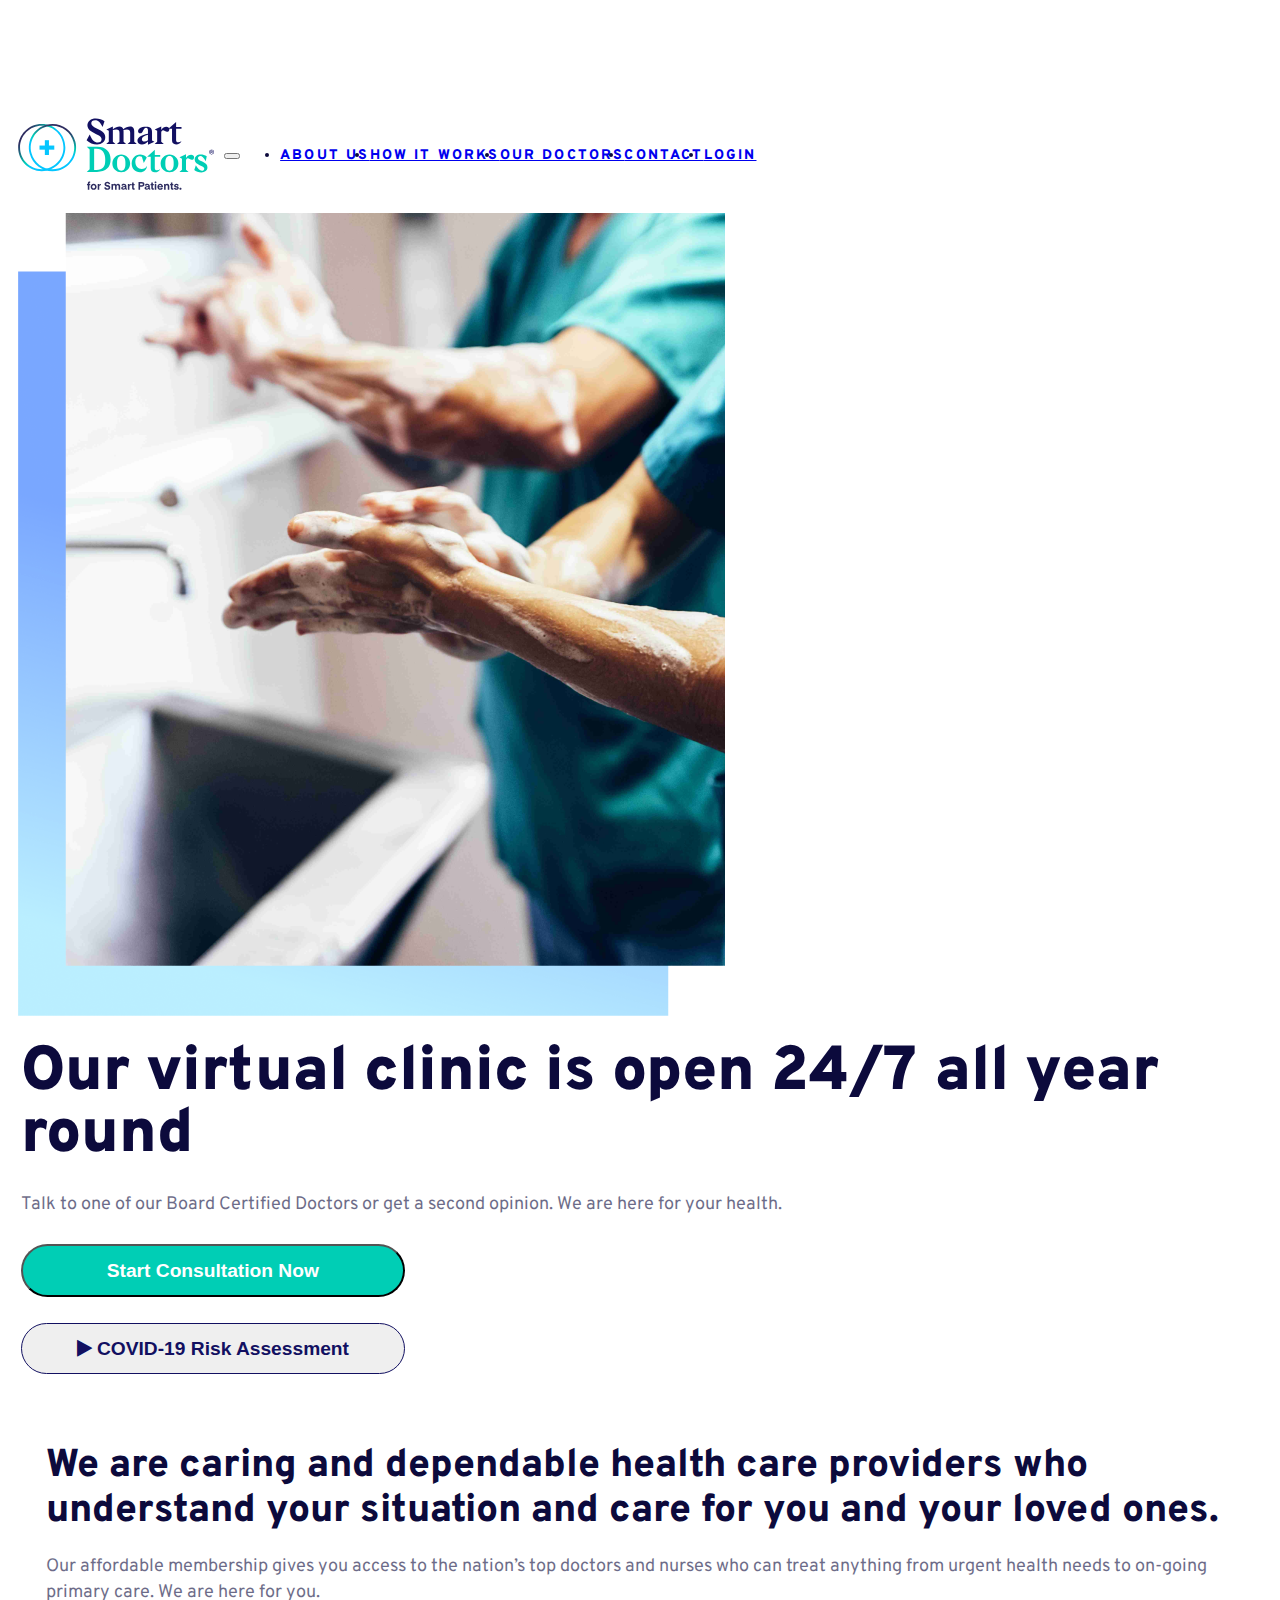
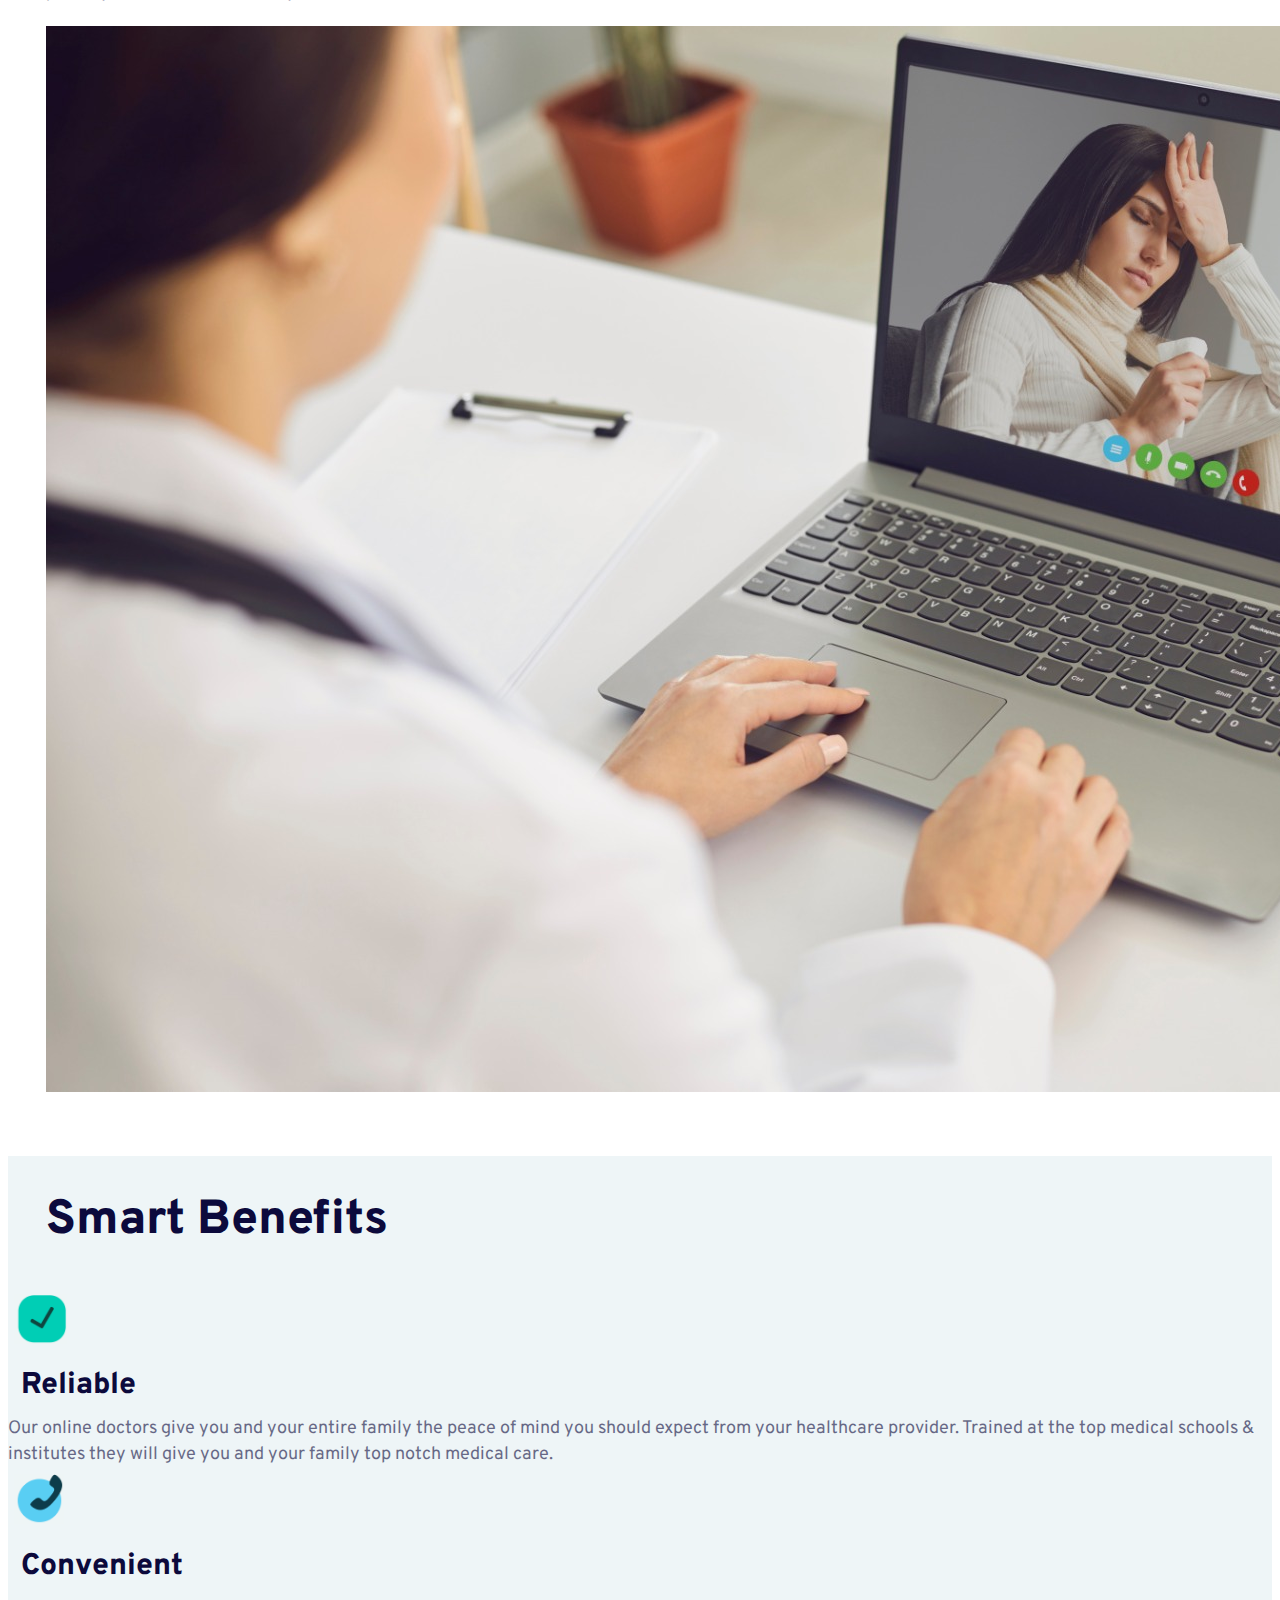
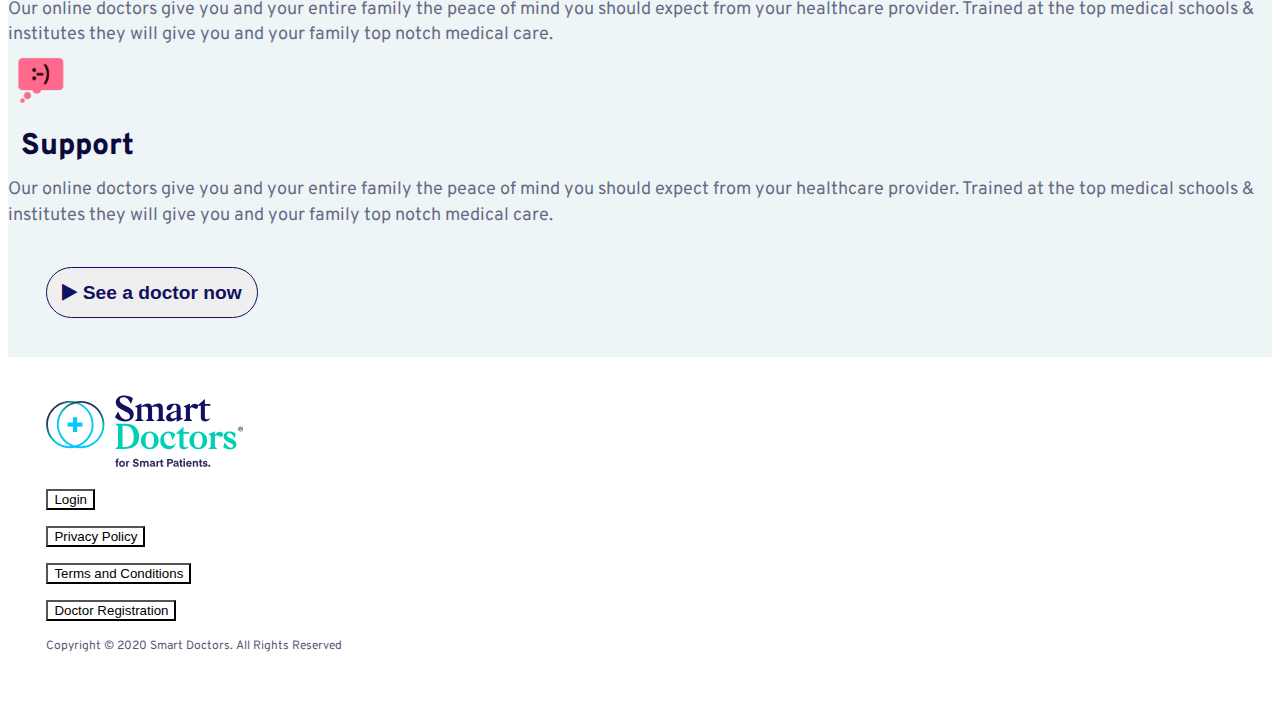
<file: index.html>
<!DOCTYPE html>
<html lang="en">

<head>
  <meta charset="UTF-8">
  <meta name="viewport" content="width=device-width, initial-scale=1.0">
  <meta http-equiv="X-UA-Compatible" content="ie=edge">
  <title>Smart Doctors</title>
  <!-- Bootstrap -->
  <link rel="stylesheet" href="https://stackpath.bootstrapcdn.com/bootstrap/4.5.0/css/bootstrap.min.css"
    integrity="sha384-9aIt2nRpC12Uk9gS9baDl411NQApFmC26EwAOH8WgZl5MYYxFfc+NcPb1dKGj7Sk" crossorigin="anonymous">
  <script src="https://code.jquery.com/jquery-3.5.1.slim.min.js"
    integrity="sha384-DfXdz2htPH0lsSSs5nCTpuj/zy4C+OGpamoFVy38MVBnE+IbbVYUew+OrCXaRkfj"
    crossorigin="anonymous"></script>
  <script src="https://cdn.jsdelivr.net/npm/popper.js@1.16.0/dist/umd/popper.min.js"
    integrity="sha384-Q6E9RHvbIyZFJoft+2mJbHaEWldlvI9IOYy5n3zV9zzTtmI3UksdQRVvoxMfooAo"
    crossorigin="anonymous"></script>
  <script src="https://stackpath.bootstrapcdn.com/bootstrap/4.5.0/js/bootstrap.min.js"
    integrity="sha384-OgVRvuATP1z7JjHLkuOU7Xw704+h835Lr+6QL9UvYjZE3Ipu6Tp75j7Bh/kR0JKI"
    crossorigin="anonymous"></script>
  <link href='https://fonts.googleapis.com/css?family=Overpass' rel='stylesheet'>
  <link rel="stylesheet" href="https://cdnjs.cloudflare.com/ajax/libs/font-awesome/4.7.0/css/font-awesome.min.css">
  <link rel="stylesheet" href="css/main.css">
</head>

<body>
  <nav class="navbar navbar-expand-lg fixed-top navbar-light" style="background-color: white;">
    <a class="navbar-brand" href="#"><img src="img/SD_FINAL_logo-dark.svg" height="72px" alt="LOGO"
        style="padding: 10px;"></a>
    <button class="navbar-toggler" type="button" data-toggle="collapse" data-target="#navbarSupportedContent"
      aria-controls="navbarSupportedContent" aria-expanded="false" aria-label="Toggle navigation">
      <span class="navbar-toggler-icon"></span>
    </button>
    <div class="collapse navbar-collapse" id="navbarSupportedContent">
      <ul class="navbar-nav ml-auto">
        <li class="nav-item mx-3">
          <a class="nav-link nav-link-ltr" href="aboutUs.html">ABOUT US</a>
        </li>
        <li class="nav-item px-3">
          <a class="nav-link nav-link-ltr" href="howItWorks.html">HOW IT WORKS</a>
        </li>
        <li class="nav-item px-3">
          <a class="nav-link nav-link-ltr" href="ourDoctors.html">OUR DOCTORS</a>
        </li>
        <li class="nav-item  px-3">
          <a class="nav-link nav-link-ltr" href="ContactUs.html">CONTACT</a>
        </li>
        <li class="nav-item px-3">
          <a class="nav-link nav-link-ltr" href="#">LOGIN</a>
        </li>
      </ul>
    </div>
  </nav>

  <div class="container">
    <div class="row">
      <div class="col-lg-5 my-auto">
        <!--<img src="img/hand_wash1.svg" class="img-fluid" style="position: absolute;margin-top: 35px;width: 425px; height: 500px;background: linear-gradient(74.96deg, #79A7FF 46.25%, #BAEEFF 85.09%);transform: matrix(1, 0, 0, 1, 0, 0);" alt="Responsive image">
        <img src="img/hand_wash.svg" class="img-fluid" style="position: absolute;width: 500px; height: 500px; float: left" alt="Responsive image">-->
        <img src="img/handwash2.png" class="img-fluid float-right" alt="Responsive image">
      </div>
      <div class="col-lg-6 my-auto mx-auto">
        <div class="title p-3">Our virtual clinic is open 24/7 all year round</div>

        <div class="text p-3">Talk to one of our Board Certified Doctors or get a second opinion. We are here for your
          health.</div>

        <div class="p-3"><button class="btn covid_analysis" style="width: 30vw;">Start Consultation Now</button></div>

        <div class="p-3"><button class="btn see_doctor" style="width: 30vw;"><i class="fa fa-play"
              style="font-size: 1.5vw;color:#121061"></i>&nbsp;COVID-19 Risk Assessment</button></div>
      </div>

    </div>
  </div>
  <br>

  <div class="container p-5">
  <div class="row">
    <div class="col-md-6 mx-auto">
        <div class="header" style="font-size: 3.0468vw;">We are caring and
          dependable health care providers who understand your situation and care for you and your loved ones.</div>
        <br>
        <div class="text">Our affordable membership gives you access to the nation’s top doctors and nurses who can
          treat anything from urgent health needs to on-going primary care. We are here for you.</div>
        <br>
    </div>
    <div class="col-md-5  mx-auto my-auto">
      <img src="img/video_call.jpeg" class="img-fluid float-left" alt="Responsive image">
    </div>
  </div>
</div>

  <br>

  <div style="background: #EEF5F7;">
      <div class="container">
        <div class="d-flex justify-content-center p-5">
          <div class="header" style="font-size: 3.75vw;">Smart Benefits</div>
        </div>
      </div>
    </div>

        <div class="row" style="background: #EEF5F7;">
  
          <div class="col-md-4 my-auto text-center Benefits">
            <div class="d-flex justify-content-center p-2">
              <img src="img/Reliable.png"  class="Responsive" alt="Responsive image">
            </div>
            <div class="d-flex justify-content-center p-3">
              <div class="header">Reliable</div>
            </div>
            <div class="text">Our online doctors give you and your entire family the peace of mind you should expect from
              your healthcare provider. Trained at the top medical schools & institutes they will give you and your family
              top notch medical care.</div>
          </div>
  
          <div class="col-md-4 my-auto text-center Benefits">
            <div class="d-flex justify-content-center p-2">
              <img src="img/Convenient.png" class="Responsive" alt="Responsive image">
            </div>
            <div class="d-flex justify-content-center p-3">
              <div class="header">Convenient</div>
            </div>
            <div class="text">Our online doctors give you and your entire family the peace of mind you should expect from
              your healthcare provider. Trained at the top medical schools & institutes they will give you and your family
              top notch medical care.</div>
          </div>
  
          <div class="col-md-4 my-auto text-center Benefits">
  
  
            <div class="d-flex justify-content-center p-2">
              <img src="img/Support.png" class="Responsive" alt="Responsive image">
            </div>
            <div class="d-flex justify-content-center p-3">
              <div class="header">Support</div>
            </div>
            <div class="text">Our online doctors give you and your entire family the peace of mind you should expect from
              your healthcare provider. Trained at the top medical schools & institutes they will give you and your family
              top notch medical care.</div>
          </div>
        </div>
        <div class="d-flex justify-content-center p-5" style="background: #EEF5F7;">
          <button class="btn see_doctor my-auto"><i class="fa fa-play" style="font-size: 1.5vw;color:#121061"></i>&nbsp;See a
            doctor
            now</button>
  
        
    </div>
  
  <footer class="page-footer font-small p-5 m-5">
    <div class="row">
      <img src="img/SD_FINAL_logo-dark.svg" height="72px" alt="LOGO">
      <div class="col-md-3 ml-md-auto">
        <p>
          <button type="button" class="btn" style="background-color:white;">Login</button>
        </p>
        <p>
          <button type="button" class="btn" style="background-color:white;">Privacy Policy</button>
        </p>
        <p>
          <button type="button" class="btn" style="background-color:white;">Terms and Conditions</button>
        </p>
        <p>
          <button type="button" class="btn" style="background-color:white;">Doctor Registration</button>
        </p>
      </div>
      <div class="col-md-3 ml-md-auto">
        <div class="copyright text-center py-3">Copyright © 2020 Smart Doctors. All Rights Reserved</a>
        </div>
      </div>
    </div>
  </footer>


</body>

</html>
</file>
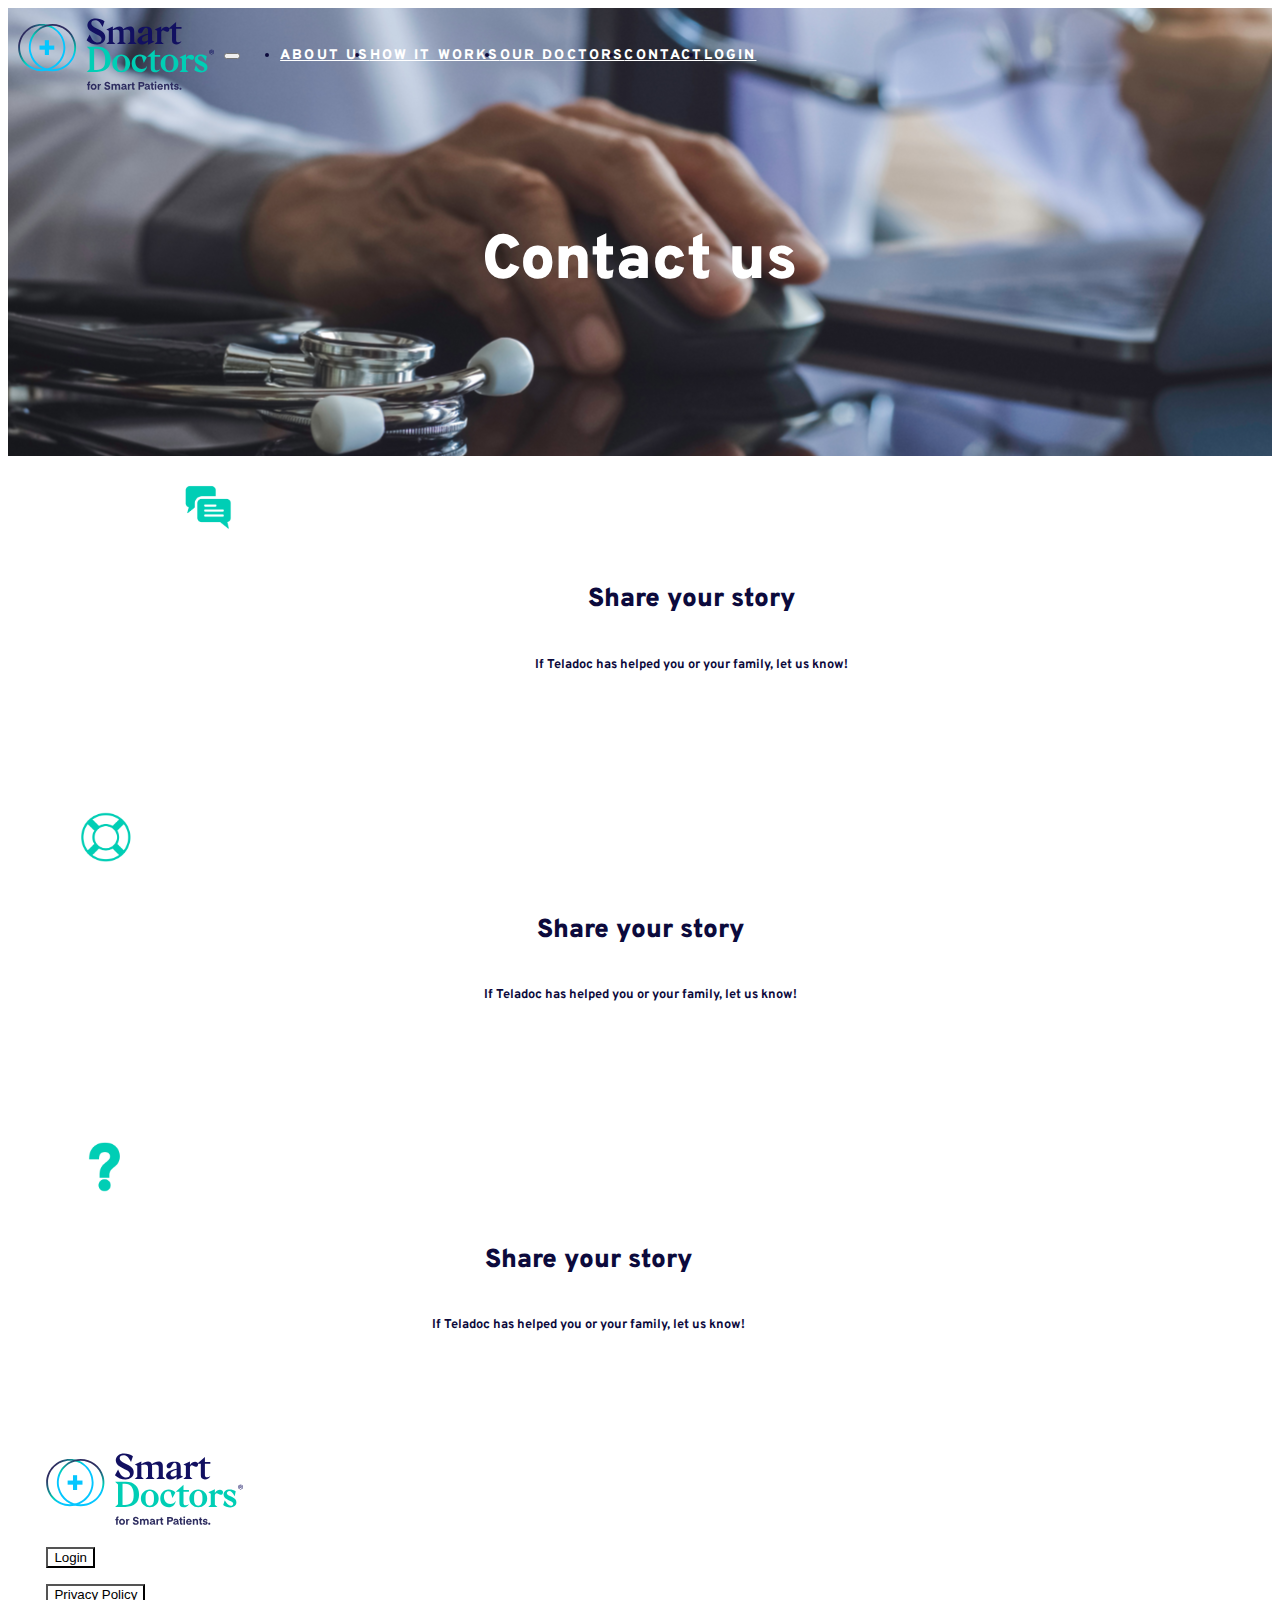
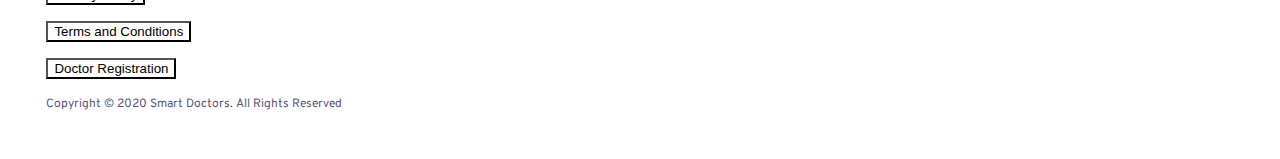
<file: ContactUs.html>
<!DOCTYPE html>
<html lang="en">

<head>
  <meta charset="UTF-8">
  <meta name="viewport" content="width=device-width, initial-scale=1.0">
  <meta http-equiv="X-UA-Compatible" content="ie=edge">
  <title>Smart Doctors</title>
  <!-- Bootstrap -->
  <link rel="stylesheet" href="https://stackpath.bootstrapcdn.com/bootstrap/4.5.0/css/bootstrap.min.css"
    integrity="sha384-9aIt2nRpC12Uk9gS9baDl411NQApFmC26EwAOH8WgZl5MYYxFfc+NcPb1dKGj7Sk" crossorigin="anonymous">
  <script src="https://code.jquery.com/jquery-3.5.1.slim.min.js"
    integrity="sha384-DfXdz2htPH0lsSSs5nCTpuj/zy4C+OGpamoFVy38MVBnE+IbbVYUew+OrCXaRkfj"
    crossorigin="anonymous"></script>
  <script src="https://cdn.jsdelivr.net/npm/popper.js@1.16.0/dist/umd/popper.min.js"
    integrity="sha384-Q6E9RHvbIyZFJoft+2mJbHaEWldlvI9IOYy5n3zV9zzTtmI3UksdQRVvoxMfooAo"
    crossorigin="anonymous"></script>
  <script src="https://stackpath.bootstrapcdn.com/bootstrap/4.5.0/js/bootstrap.min.js"
    integrity="sha384-OgVRvuATP1z7JjHLkuOU7Xw704+h835Lr+6QL9UvYjZE3Ipu6Tp75j7Bh/kR0JKI"
    crossorigin="anonymous"></script>
  <link href='https://fonts.googleapis.com/css?family=Overpass' rel='stylesheet'>
  <link rel="stylesheet" href="https://cdnjs.cloudflare.com/ajax/libs/font-awesome/4.7.0/css/font-awesome.min.css">
  <link rel="stylesheet" href="css/main.css">
</head>

<body style="padding-top: 0px;">

  <div style="background-image: url(img/ContactUs.svg); background-size: 100% 35vw; background-repeat: no-repeat; ">
    <nav class="navbar navbar-expand-lg fixed-top navbar-light">
      <a class="navbar-brand" href="index.html"><img src="img/SD_FINAL_logo-dark.svg" height="72px" alt="LOGO"
          style="padding: 10px;"></a>
      <button class="navbar-toggler" type="button" data-toggle="collapse" data-target="#navbarSupportedContent"
        aria-controls="navbarSupportedContent" aria-expanded="false" aria-label="Toggle navigation">
        <span class="navbar-toggler-icon"></span>
      </button>
      <div class="collapse navbar-collapse" id="navbarSupportedContent">
        <ul class="navbar-nav ml-auto">
          <li class="nav-item mx-3">
            <a class="nav-link nav-link-white nav-link-ltr-white" style="color: white;" href="aboutUs.html">ABOUT US</a>
          </li>
          <li class="nav-item px-3">
            <a class="nav-link nav-link-white nav-link-ltr-white" style="color: white;" href="howItWorks.html">HOW IT
              WORKS</a>
          </li>
          <li class="nav-item px-3">
            <a class="nav-link nav-link-white nav-link-ltr-white" style="color: white;" href="ourDoctors.html">OUR
              DOCTORS</a>
          </li>
          <li class="nav-item  px-3">
            <a class="nav-link nav-link-white nav-link-ltr-white" style="color: white;"
              href="ContactUs.html">CONTACT</a>
          </li>
          <li class="nav-item px-3">
            <a class="nav-link nav-link-white nav-link-ltr-white" style="color: white;" href="#">LOGIN</a>
          </li>
        </ul>
      </div>
    </nav>

    <div style="height: 25vw;">
      <div class="topic" style=" padding-top: 10vw; color: white !important">Contact us</div>
    </div>
    <div class="row">

      <div class="col col-sm-3" style="margin-left:9vw; margin-right: 1vw;">
        <div class="card p-5">
          <div class="p-3">
            <div class="d-flex justify-content-center p-2">
              <img src="img/story.png" class="Responsive" alt="Responsive image">
            </div>
            <h5 class="text4">Share your story</h5>
            <h6 class="text5">If Teladoc has helped you or your family, let us know!</h6>
          </div>
        </div>
      </div>

      <div class="col col-sm-3" style="margin-left:1vw; margin-right: 1vw;">
        <div class="card p-5">
          <div class="p-3">
            <div class="d-flex justify-content-center p-2">
              <img src="img/care.png" class="Responsive" alt="Responsive image">
            </div>
            <h5 class="text4">Share your story</h5>
            <h6 class="text5">If Teladoc has helped you or your family, let us know!</h6>
          </div>
        </div>
      </div>

      <div class="col col-sm-3" style="margin-left:1vw; margin-right: 9vw;">
        <div class="card p-5">
          <div class="p-3">
            <div class="d-flex justify-content-center p-2">
              <img src="img/question.png" class="Responsive" alt="Responsive image">
            </div>
            <h5 class="text4">Share your story</h5>
            <h6 class="text5">If Teladoc has helped you or your family, let us know!</h6>
          </div>
        </div>
      </div>
    </div>
  </div>


  <footer class="page-footer font-small p-5 m-5">
    <div class="row">
      <img src="img/SD_FINAL_logo-dark.svg" height="72px" alt="LOGO">
      <div class="col-md-3 ml-md-auto">
        <p>
          <button type="button" class="btn" style="background-color:white;">Login</button>
        </p>
        <p>
          <button type="button" class="btn" style="background-color:white;">Privacy Policy</button>
        </p>
        <p>
          <button type="button" class="btn" style="background-color:white;">Terms and Conditions</button>
        </p>
        <p>
          <button type="button" class="btn" style="background-color:white;">Doctor Registration</button>
        </p>
      </div>
      <div class="col-md-3 ml-md-auto">
        <div class="copyright text-center py-3">Copyright © 2020 Smart Doctors. All Rights Reserved</a>
        </div>
      </div>
    </div>
  </footer>
</body>

</html>
</file>
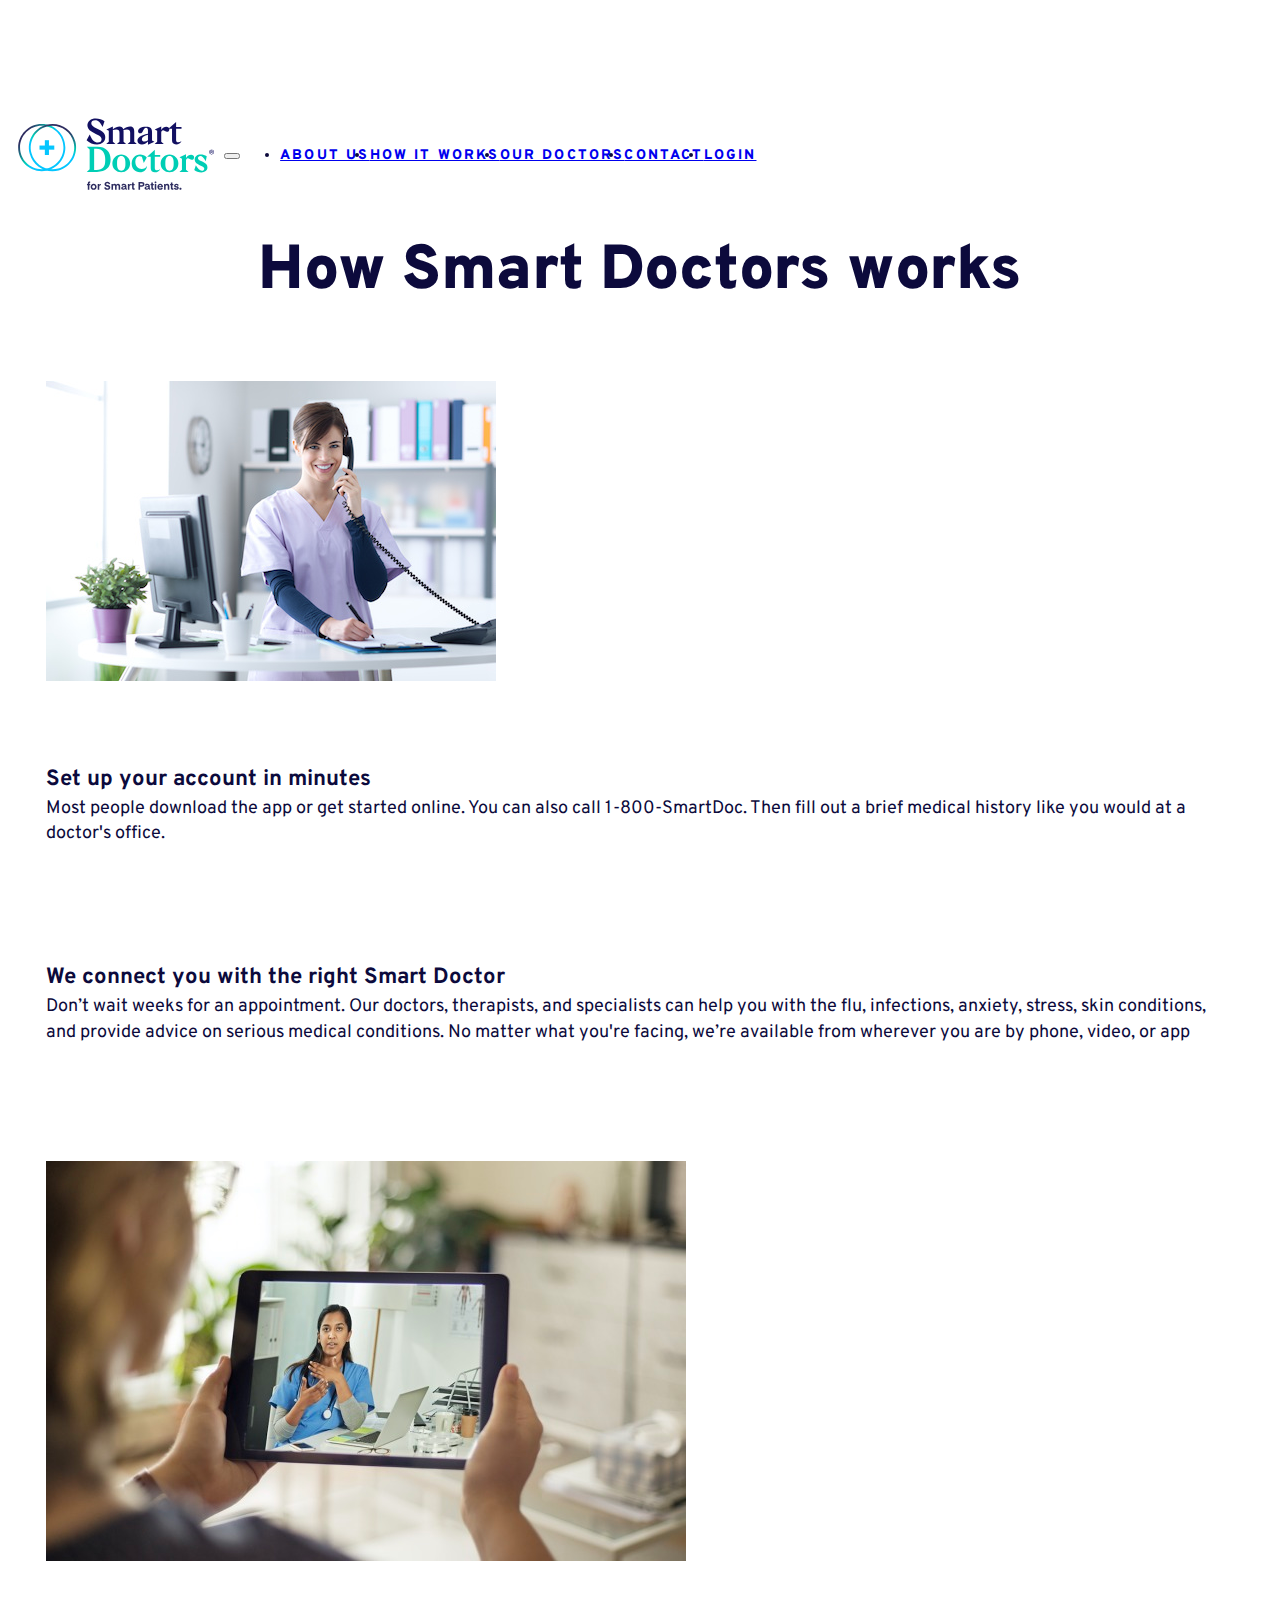
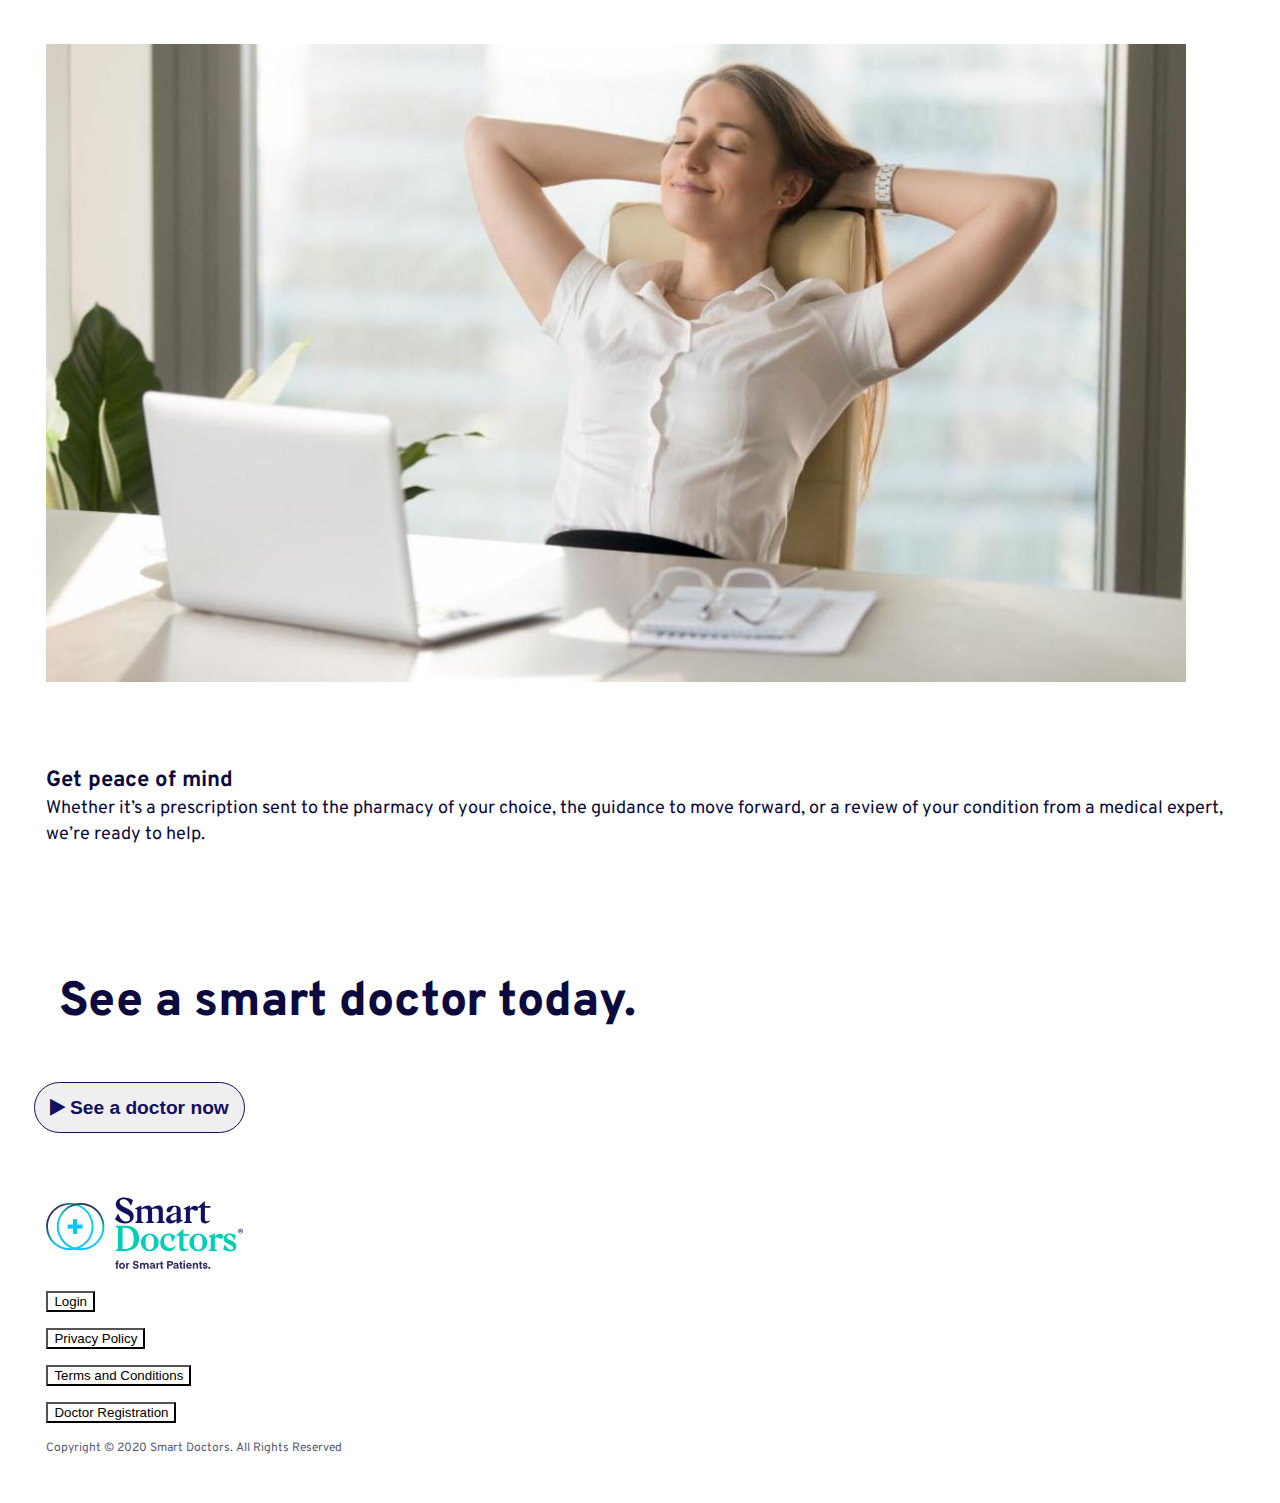
<file: howItWorks.html>
<!DOCTYPE html>
<html lang="en">

<head>
  <meta charset="UTF-8">
  <meta name="viewport" content="width=device-width, initial-scale=1.0">
  <meta http-equiv="X-UA-Compatible" content="ie=edge">
  <title>Smart Doctors</title>
  <!-- Bootstrap -->
  <link rel="stylesheet" href="https://stackpath.bootstrapcdn.com/bootstrap/4.5.0/css/bootstrap.min.css"
    integrity="sha384-9aIt2nRpC12Uk9gS9baDl411NQApFmC26EwAOH8WgZl5MYYxFfc+NcPb1dKGj7Sk" crossorigin="anonymous">
  <script src="https://code.jquery.com/jquery-3.5.1.slim.min.js"
    integrity="sha384-DfXdz2htPH0lsSSs5nCTpuj/zy4C+OGpamoFVy38MVBnE+IbbVYUew+OrCXaRkfj"
    crossorigin="anonymous"></script>
  <script src="https://cdn.jsdelivr.net/npm/popper.js@1.16.0/dist/umd/popper.min.js"
    integrity="sha384-Q6E9RHvbIyZFJoft+2mJbHaEWldlvI9IOYy5n3zV9zzTtmI3UksdQRVvoxMfooAo"
    crossorigin="anonymous"></script>
  <script src="https://stackpath.bootstrapcdn.com/bootstrap/4.5.0/js/bootstrap.min.js"
    integrity="sha384-OgVRvuATP1z7JjHLkuOU7Xw704+h835Lr+6QL9UvYjZE3Ipu6Tp75j7Bh/kR0JKI"
    crossorigin="anonymous"></script>
  <link href='https://fonts.googleapis.com/css?family=Overpass' rel='stylesheet'>
  <link rel="stylesheet" href="https://cdnjs.cloudflare.com/ajax/libs/font-awesome/4.7.0/css/font-awesome.min.css">
  <link rel="stylesheet" href="css/main.css">
</head>

<body>
  <nav class="navbar navbar-expand-lg fixed-top navbar-light" style="background-color: white;">
    <a class="navbar-brand" href="index.html"><img src="img/SD_FINAL_logo-dark.svg" height="72px" alt="LOGO"
        style="padding: 10px;"></a>
    <button class="navbar-toggler" type="button" data-toggle="collapse" data-target="#navbarSupportedContent"
      aria-controls="navbarSupportedContent" aria-expanded="false" aria-label="Toggle navigation">
      <span class="navbar-toggler-icon"></span>
    </button>

    <div class="collapse navbar-collapse" id="navbarSupportedContent">
      <ul class="navbar-nav ml-auto">
        <li class="nav-item mx-3">
          <a class="nav-link nav-link-ltr" href="aboutUs.html">ABOUT US</a>
        </li>
        <li class="nav-item px-3">
          <a class="nav-link nav-link-ltr" href="howItWorks.html">HOW IT WORKS</a>
        </li>
        <li class="nav-item px-3">
          <a class="nav-link nav-link-ltr" href="ourDoctors.html">OUR DOCTORS</a>
        </li>
        <li class="nav-item  px-3">
          <a class="nav-link nav-link-ltr" href="ContactUs.html">CONTACT</a>
        </li>
        <li class="nav-item px-3">
          <a class="nav-link nav-link-ltr" href="#">LOGIN</a>
        </li>
      </ul>


    </div>
  </nav>

  <div class="container">
    <div class="d-flex justify-content-center p-5">
      <div class="topic">How Smart Doctors works</div>
    </div>
  </div>

  <div class="container">

    <div class="row">
      <div class="offset-md-1 col col-md-5 my-auto p-5">
        <img src="img/set_up4.jpg" class="img-fluid" alt="Responsive image">
      </div>

      <div class="col col-1">
        <div class="line">
          <div class="circle">
          </div>
        </div>

      </div>
      <div class="col col-md-5 my-auto p-5">
        <div class="text3">Set up your account in minutes</div>
        <div class="text1">Most people download the app or get started online. You can also call 1-800-SmartDoc. Then
          fill out a brief medical history like you would at a doctor's office.</div>
      </div>

    </div>
  </div>
  <div class="container">

    <div class="row">
      <div class="offset-md-1 col col-md-5 my-auto p-5">
        <div class="text3">We connect you with the right Smart Doctor</div>
        <div class="text1">Don’t wait weeks for an appointment. Our doctors, therapists, and specialists can help you
          with the flu, infections, anxiety, stress, skin conditions, and provide advice on serious medical conditions.
          No matter what you're facing, we’re available from wherever you are by phone, video, or app</div>
      </div>

      <div class="col col-1">
        <div class="line">
          <div class="circle">
          </div>
        </div>

      </div>
      <div class="col col-md-5 my-auto p-5">
        <img src="img/meet_doc.jpg" class="img-fluid" alt="Responsive image">

      </div>

    </div>
  </div>
  <div class="container">

    <div class="row">
      <div class="offset-md-1 col col-md-5 my-auto p-5">
        <img src="img/calm.jpeg" class="img-fluid" alt="Responsive image">
      </div>

      <div class="col col-1">
        <div class="line">
          <div class="circle">
          </div>
        </div>

      </div>
      <div class="col col-md-5 my-auto p-5">
        <div class="text3">Get peace of mind</div>
        <div class="text1">Whether it’s a prescription sent to the pharmacy of your choice, the guidance to move
          forward, or a review of your condition from a medical expert, we’re ready to help.</div>
      </div>

    </div>
  </div>

  <div class="container p-3">
    <div class="d-flex justify-content-center p-5">
      <div class="header" style="font-size: 3.75vw;">See a smart doctor today.</div>
    </div>
    <div class="d-flex justify-content-center p-3">
      <button class="btn see_doctor my-auto"><i class="fa fa-play" style="font-size: 1.5vw;color:#121061"></i>&nbsp;See
        a
        doctor
        now</button>

    </div>
  </div>

  <footer class="page-footer font-small p-5 m-5">
    <div class="row">
      <img src="img/SD_FINAL_logo-dark.svg" height="72px" alt="LOGO">
      <div class="col-md-3 ml-md-auto">
        <p>
          <button type="button" class="btn" style="background-color:white;">Login</button>
        </p>
        <p>
          <button type="button" class="btn" style="background-color:white;">Privacy Policy</button>
        </p>
        <p>
          <button type="button" class="btn" style="background-color:white;">Terms and Conditions</button>
        </p>
        <p>
          <button type="button" class="btn" style="background-color:white;">Doctor Registration</button>
        </p>
      </div>
      <div class="col-md-3 ml-md-auto">
        <div class="copyright text-center py-3">Copyright © 2020 Smart Doctors. All Rights Reserved</a>
        </div>
      </div>
    </div>
  </footer>
</body>

</html>
</file>
<file: css/main.css>
body {
    font-family: 'Overpass';
    font-style: normal;
    padding-top: 100px;
}


.navbar-light,.navbar-nav{
font-weight: 800;
font-size: 14px;
line-height: 100.5%;
/* identical to box height, or 14px */

display: flex;
align-items: center;
letter-spacing: 0.155em;

/* #0C0A3C */

color: #0C0A3C !important;
opacity: 1;
}

.nav-link{
  display: inline-block;
  position: relative;
  padding-right: 0 !important;
  padding-left: 0 !important;
}
.nav-link:hover {
  opacity: 1;
}

.nav-link::before {
  transition: 300ms;
  height: 2px;
  content: "";
  position: absolute;
  background-color: #0C0A3C;
}

.nav-link-ltr::before {
  width: 0%;
  bottom: 5px;
}

.nav-link-ltr:hover::before {
  width: 100%;
}

.nav-link-white{
  display: inline-block;
  position: relative;
  padding-right: 0 !important;
  padding-left: 0 !important;
}
.nav-link-white:hover {
  opacity: 1;
}

.nav-link-white::before {
  transition: 300ms;
  height: 2px;
  content: "";
  position: absolute;
  background-color: white;
}

.nav-link-ltr-white::before {
  width: 0%;
  bottom: 5px;
}

.nav-link-ltr-white:hover::before {
  width: 100%;
}
.sidetext{
    padding-left: 100px;
   
}

.rec{
position: absolute;
margin-top: 35px;
width: 425px;
height: 500px;
background: linear-gradient(74.96deg, #79A7FF 46.25%, #BAEEFF 85.09%);
transform: matrix(1, 0, 0, 1, 0, 0);
}

.title{
font-weight: 900;
color: #0C0A3C;
font-family: Overpass;
font-style: normal;
font-size: 62px;
line-height: 100.5%;
}

.text{
  font-weight: normal;
  color: #0C0A3C;
  font-size: 18.091px;
  opacity: 0.6;
  line-height: 143%;
}

.text1{
  font-weight: normal;
  font-size:1.413359vw;
  color: #0C0A3C;
  line-height: 143%;
  padding-bottom: 3vw;
}

.text2{
  font-weight: normal;
  font-size:1.413359vw;
  color: #0C0A3C;
  line-height: 143%;
  font-size: 1.7257vw;
  padding-bottom: 3vw;
}

.text3{
  font-weight: normal;
  font-size:1.413359vw;
  color: #0C0A3C;
  line-height: 143%;
  font-size: 1.7257vw;
  font-weight: bold;
}

.text4{
font-weight: 900;
font-size: 2.03125vw;
line-height: 100.5%;
text-align: center;
color: #0C0A3C;
}

.text5{
font-size: 1vw;
line-height: 128.5%;
text-align: center;
color: #0C0A3C;
  
  }

.circlek{
  position: absolute;
  width: 10px;
  height: 10px;
  -webkit-border-radius: 25px;
  -moz-border-radius: 25px;
  border-radius: 25px;
  background: #4da6ff;
}


.blue {
  margin-top: 20px;
  background: #3EB2EF;
}
.blue .circle {
  background: #3EB2EF;
  border-color: #3EB2EF;
}

.line{
  border-right: 1px solid #C4C4C4;
  height: 100%;
  z-index: 1
}

.covid_analysis{
background: #00CEB5;
border-radius: 79.1892px;
font-style: normal;
font-weight: 900;
font-size: 1.5vw;
line-height: 100.5%;
display: block;
align-items: center;
text-align: center;
padding:15px;
color: #FFFFFF;
}

.see_doctor{
border: 1.75976px solid #121061;
box-sizing: border-box;
border-radius: 79.1892px;
font-weight: 900;
font-size: 1.5vw;
line-height: 100.5%;
padding:15px;
display: block;
align-items: center;
color: #121061;
}

.icon-image{
  width: 100%;
  height: 50px;
}

.icon-image .img-fluid {
  display: block;
  width: auto;
  max-width: 100%;
  height: auto;
  max-height: 100%;
}

.card-img-top{
  width:100%;
  height:auto;
}
.header{
  font-weight: 800;
  font-size: 39px;
  line-height: 114%;
  font-size: 2.34375vw;
  color:#0C0A3C;;
}

.copyright{
font-weight: normal;
font-size: 12px;
line-height: 150%;
/* or 18px */


/* #0C0A3C */

color: #0C0A3C;
opacity: 0.7;
}

.button{
font-size: 19px;
line-height: 150%;
}
.topic{
font-family: Overpass;
font-style: normal;
font-weight: 900;
font-size: 4.84375vw;
line-height: 100.5%;
/* or 62px */

text-align: center;

/* #0C0A3C */

color: #0C0A3C;
}

.Responsive
{
  height: 50px;
}

.p-5
{
  padding: 3vw !important;
}

.p-2
{
  padding: .5vw!important;
}

.p-3
{
  padding: 1vw!important;
}


@media (max-width: 978px) {
 .title{
  font-size: 16px;
 }
  .text{
    font-size: 12px;
  }
  .covid_analysis{
    padding: 5px;
  }

  .see_doctor{
    padding: 5px;
  }

  br{
    line-height: 150%;
  }

  .Responsive
  {
    height: 20px;
  }

  .Benefits{
    padding-top: 30px;
    padding-left: 100px;
    padding-right: 100px;
  }
  
}

@media (max-width: 850px) {
 
  .navbar:not(.top-nav-collapse) {
      background: white !important;
  }
  body{
    padding-top: 100px !important;
  }
  .nav-link-white::before {
    background-color: #0C0A3C;
  }

  .nav-link-white{
    color: #0C0A3C !important;
  }

}
</file>
